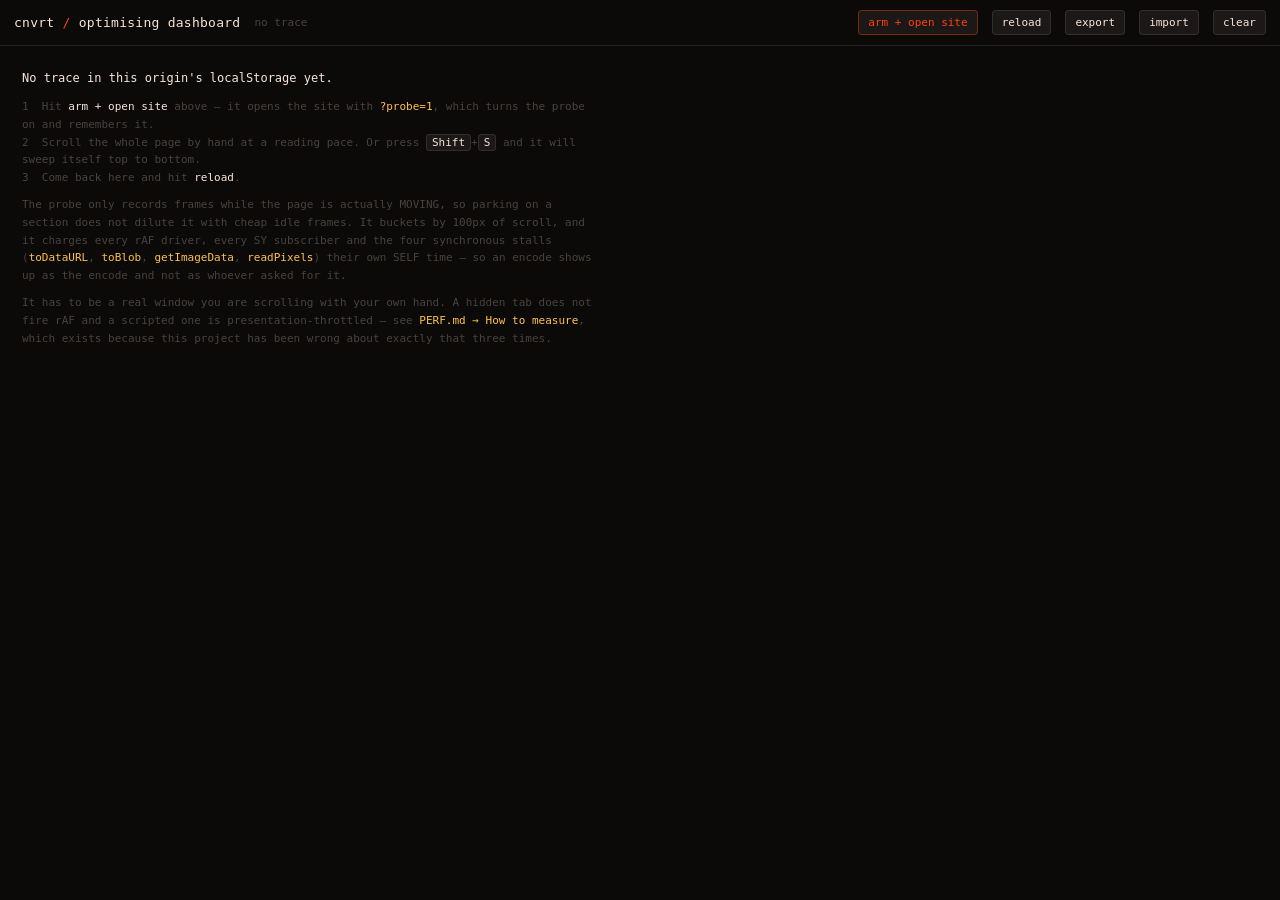
<file: tools/dash.html>
<!DOCTYPE html>
<html lang="en">
<head>
<meta charset="utf-8">
<title>cnvrt — optimising dashboard</title>
<!-- =========================================================================
     OPTIMISING DASHBOARD
     =========================================================================
     Reads the trace that assets/js/perf-probe.js leaves in localStorage and
     draws three things against ONE shared vertical axis, which is the page's
     own scroll position:

       left    the map. Every section, to scale, tinted by what it costs.
       middle  the profile. One row per scroll band, fps running to the right,
               so a drop reads as a canyon. Worst-frame spikes and long tasks
               are drawn on top in their own lanes.
       right   the hitters for whatever row the cursor is on — every driver
               that ran there, in self-milliseconds per frame, worst first.

     Same origin as the site, so localStorage is shared: serve the project
     (node tools/serve.js) and open /tools/dash.html, or open it on Pages next
     to the site it profiled. It cannot read a trace recorded on a different
     origin — the file:// copy and the Pages copy keep separate traces.

     HOW TO GET A TRACE

       1. open the site with ?probe=1
       2. scroll the whole page, by hand, at a normal reading pace
          (or press Shift+S and let it sweep itself)
       3. come back here and hit RELOAD

     Read PERF.md `## How to measure` before you quote a number out of this.
     Every caveat there applies: it is only true in a real, visible, focused
     window, and `unattributed` is not a measurement error — it is style,
     layout, paint, compositing and GPU, which no amount of JS wrapping can
     see, and on this page it is often the whole story.
     ====================================================================== -->
<style>
:root{
  --bg:#0B0A09; --plate:#131110; --line:rgba(250,229,216,.10);
  --ink:#FAE5D8; --dim:rgba(250,229,216,.46); --dimmer:rgba(250,229,216,.26);
  --good:#8CE0A8; --warn:#FFC24A; --bad:#FF4208; --none:#221F1D;
  --mono:ui-monospace,SFMono-Regular,Menlo,Consolas,monospace;
}
*,*::before,*::after{box-sizing:border-box;margin:0;padding:0}
html,body{height:100%}
body{background:var(--bg);color:var(--dim);font:12px/1.45 var(--mono);
  font-variant-numeric:tabular-nums;-webkit-font-smoothing:antialiased;
  display:flex;flex-direction:column;overflow:hidden}

header{display:flex;align-items:center;gap:14px;padding:10px 14px;
  border-bottom:1px solid var(--line);flex:0 0 auto}
h1{font:400 13px/1 var(--mono);color:var(--ink);letter-spacing:.02em}
h1 span{color:var(--bad)}
#meta{color:var(--dimmer);font-size:11px;flex:1;white-space:nowrap;overflow:hidden;
  text-overflow:ellipsis}
button{font:11px/1 var(--mono);color:var(--ink);background:#1B1817;
  border:1px solid var(--line);border-radius:4px;padding:6px 9px;cursor:pointer}
button:hover{border-color:rgba(250,229,216,.3);background:#241F1D}
button.hot{color:var(--bad);border-color:rgba(255,66,8,.4)}

main{flex:1;display:flex;min-height:0}
.col{display:flex;flex-direction:column;min-height:0}
.hd{padding:7px 10px;border-bottom:1px solid var(--line);color:var(--dimmer);
  font-size:10px;letter-spacing:.09em;text-transform:uppercase;flex:0 0 auto}
#mapCol{width:172px;border-right:1px solid var(--line);flex:0 0 auto}
#gCol{flex:1;min-width:320px;border-right:1px solid var(--line)}
#sideCol{width:392px;flex:0 0 auto;overflow:auto}
#stage{flex:1;position:relative;min-height:0}
canvas{position:absolute;inset:0;width:100%;height:100%;display:block}
#gStage,#stage{cursor:crosshair}

#side{padding:11px 12px}
#head2{color:var(--ink);font-size:12px;margin-bottom:2px}
#nums{margin:6px 0 12px;display:grid;grid-template-columns:repeat(4,1fr);gap:6px}
#nums div{background:var(--plate);border:1px solid var(--line);border-radius:4px;
  padding:6px 7px}
#nums b{display:block;font-weight:400;font-size:15px;color:var(--ink);line-height:1.1}
#nums i{font-style:normal;font-size:9.5px;color:var(--dimmer);letter-spacing:.06em;
  text-transform:uppercase}

table{width:100%;border-collapse:collapse}
td{padding:3px 0;vertical-align:top}
td.ms{text-align:right;color:var(--ink);width:64px;white-space:nowrap}
td.pc{text-align:right;width:44px;color:var(--dimmer)}
.nm{color:var(--dim);padding-right:10px}
.nm b{display:block;font-weight:400;color:var(--ink);line-height:1.35}
.nm em{display:block;font-style:normal;color:var(--dimmer);font-size:10.5px;
  word-break:break-all;margin-top:1px}
.bar{height:3px;background:var(--bad);border-radius:2px;margin:3px 0 5px;min-width:1px}
tr.un .bar{background:rgba(250,229,216,.22)}
tr.un .nm b{color:var(--dim)}
.verdict{color:var(--dim);line-height:1.55;margin:0 0 12px;padding:8px 9px;
  background:var(--plate);border-left:2px solid var(--bad);border-radius:0 4px 4px 0}

h3{font:400 10px/1 var(--mono);letter-spacing:.09em;text-transform:uppercase;
  color:var(--dimmer);margin:16px 0 7px;padding-top:12px;border-top:1px solid var(--line)}
.drop{display:flex;gap:8px;align-items:baseline;padding:3px 5px;margin:0 -5px;
  border-radius:3px;cursor:pointer}
.drop:hover{background:var(--plate)}
.drop b{font-weight:400;color:var(--bad);width:42px;text-align:right}
.drop span{color:var(--dimmer);flex:1;overflow:hidden;text-overflow:ellipsis;
  white-space:nowrap}
.drop i{font-style:normal;color:var(--dim);font-size:11px}

#empty{padding:22px;color:var(--dim);max-width:620px;line-height:1.7}
#empty b{color:var(--ink);font-weight:400}
#empty code{color:var(--warn)}
kbd{background:#1B1817;border:1px solid var(--line);border-radius:3px;padding:1px 5px;
  color:var(--ink)}
.note{color:var(--dimmer);font-size:11px;margin-top:10px;line-height:1.6}
</style>
</head>
<body>

<header>
  <h1>cnvrt <span>/</span> optimising dashboard</h1>
  <div id="meta">no trace</div>
  <button id="bArm" class="hot">arm + open site</button>
  <button id="bReload">reload</button>
  <button id="bExport">export</button>
  <button id="bImport">import</button>
  <button id="bClear">clear</button>
  <input id="file" type="file" accept="application/json" hidden>
</header>

<main id="main" style="display:none">
  <div class="col" id="mapCol">
    <div class="hd">site map</div>
    <div id="stage" style="position:relative"><canvas id="map"></canvas></div>
  </div>
  <div class="col" id="gCol">
    <div class="hd" id="gHd">fps profile</div>
    <div id="gStage" style="position:relative;flex:1;min-height:0"><canvas id="g"></canvas></div>
  </div>
  <div class="col" id="sideCol">
    <div class="hd">heaviest hitters</div>
    <div id="side"></div>
  </div>
</main>

<div id="empty">
  <p><b>No trace in this origin's localStorage yet.</b></p>
  <p class="note">
    1 &nbsp;Hit <b>arm + open site</b> above — it opens the site with
    <code>?probe=1</code>, which turns the probe on and remembers it.<br>
    2 &nbsp;Scroll the whole page by hand at a reading pace. Or press
    <kbd>Shift</kbd>+<kbd>S</kbd> and it will sweep itself top to bottom.<br>
    3 &nbsp;Come back here and hit <b>reload</b>.
  </p>
  <p class="note">
    The probe only records frames while the page is actually MOVING, so parking
    on a section does not dilute it with cheap idle frames. It buckets by 100px
    of scroll, and it charges every rAF driver, every SY subscriber and the four
    synchronous stalls (<code>toDataURL</code>, <code>toBlob</code>,
    <code>getImageData</code>, <code>readPixels</code>) their own SELF time — so
    an encode shows up as the encode and not as whoever asked for it.
  </p>
  <p class="note">
    It has to be a real window you are scrolling with your own hand. A hidden
    tab does not fire rAF and a scripted one is presentation-throttled — see
    <code>PERF.md → How to measure</code>, which exists because this project has
    been wrong about exactly that three times.
  </p>
</div>

<script>
/* ======================================================================
   1. THE TRACE
   ====================================================================== */
var TRACE = 'cnvrt.perf.trace';
var T = null, B = 100, rows = [], target = 60, docH = 0, secs = [];
var view = { y0: 0, y1: 1 };          // the visible scroll range, in px
var hoverY = null;                    // the cursor drives the selection, nothing else

function load() {
  var raw = null;
  try { raw = localStorage.getItem(TRACE); } catch (e) {}
  if (!raw) return false;
  try { T = JSON.parse(raw); } catch (e) { return false; }
  if (!T || !T.bands) return false;

  B = T.band || 100;
  docH = T.docH || 0;
  secs = T.secs || [];

  /* one row per band index that has data, plus the derived numbers */
  rows = [];
  var maxI = 0;
  for (var k in T.bands) { var i = +k; if (i > maxI) maxI = i; }
  for (var i = 0; i <= maxI; i++) {
    var b = T.bands[i];
    if (!b || !b.n) { rows.push(null); continue; }
    var ms = b.t / b.n;
    var sum = 0; for (var s in b.src) sum += b.src[s];
    rows.push({
      i: i, y0: i * B, n: b.n, ms: ms, fps: b.n / (b.t / 1000),
      worst: b.worst, lt: b.lt || 0, ltms: b.ltms || 0,
      src: b.src, cnt: b.cnt || {}, un: Math.max(0, ms - sum / b.n)
    });
  }
  if (!docH) docH = (maxI + 1) * B;

  /* The panel rate, inferred the same way the on-page meter does it: the best
     the machine actually managed anywhere on the page, not an assumed 60. p90
     of the bands rather than the single best, so one lucky band cannot set it. */
  var f = rows.filter(Boolean).map(function (r) { return r.fps; }).sort(function (a, b) { return a - b; });
  var p90 = f.length ? f[Math.min(f.length - 1, (f.length * 0.9) | 0)] : 60;
  var RATES = [240, 165, 144, 120, 90, 75, 72, 60, 50, 30];
  target = p90;
  for (var r0 = 0; r0 < RATES.length; r0++) {
    if (Math.abs(p90 - RATES[r0]) / RATES[r0] < 0.08) { target = RATES[r0]; break; }
  }

  view = { y0: 0, y1: docH };
  return true;
}

function fmt(n, d) { return n.toFixed(d == null ? 0 : d).replace(/\B(?=(\d{3})+(?!\d))/g, ','); }
function secAt(y) {
  var mid = y + (T.vh || 1080) * 0.5, name = '-';
  for (var i = 0; i < secs.length; i++) {
    if (mid >= secs[i][1] && mid < secs[i][1] + secs[i][2]) return secs[i][0];
    if (mid >= secs[i][1]) name = secs[i][0];
  }
  return name;
}
/* Three bands, against the panel rate rather than against 60 — the same call
   the on-page meter makes, and for the same reason: on a 144Hz screen a steady
   60 is a halving and must not read green. */
var TONES = [[140, 224, 168], [255, 194, 74], [255, 66, 8]];
function toneN(fps) { return fps >= target * 0.9 ? 0 : fps >= target * 0.6 ? 1 : 2; }
function tone(fps) { var c = TONES[toneN(fps)]; return 'rgb(' + c[0] + ',' + c[1] + ',' + c[2] + ')'; }
function toneA(fps, a) { var c = TONES[toneN(fps)]; return 'rgba(' + c[0] + ',' + c[1] + ',' + c[2] + ',' + a + ')'; }

/* ======================================================================
   2. DRAWING
   ----------------------------------------------------------------------
   Both canvases share one y mapping: view.y0..view.y1 of the document onto
   0..h of the canvas. That is what makes the map and the profile the same
   picture — a row in one is the same scroll position as the row beside it.
   ====================================================================== */
var mapC = document.getElementById('map'), gC = document.getElementById('g');
var mapV, gV;                                          // the visible contexts
var mapB = document.createElement('canvas');           // back buffers: the map and
var gB = document.createElement('canvas');             // the profile are drawn ONCE
var mx, gx, MW = 0, MH = 0, GW = 0, GH = 0, dpr = 1;   // per view change, into these

/* Why a back buffer. The profile is a thousand one-pixel rows, each of which
   scans the bands under it — perfectly cheap once, and far too expensive to
   redo on every mousemove, which is exactly what a cursor that tracks the hand
   demands. So: render() when the view or the size changes, draw() (a blit plus
   the marker) when the cursor moves. A profiler that stutters while you read it
   is not one. */
function fit(vis, back) {
  var r = vis.getBoundingClientRect();
  dpr = Math.min(devicePixelRatio || 1, 2);
  var w = Math.max(1, Math.round(r.width * dpr)), h = Math.max(1, Math.round(r.height * dpr));
  vis.width = back.width = w; vis.height = back.height = h;
  var bx = back.getContext('2d');
  bx.setTransform(dpr, 0, 0, dpr, 0, 0);
  return [vis.getContext('2d'), bx, r.width, r.height];
}
function resize() {
  var a = fit(mapC, mapB); mapV = a[0]; mx = a[1]; MW = a[2]; MH = a[3];
  var b = fit(gC, gB);     gV   = b[0]; gx = b[1]; GW = b[2]; GH = b[3];
  render(); draw();
}
function render() { if (!T) { return; } drawMap(); drawGraph(); }
function draw() {
  if (!T || !mapV) return;
  mapV.setTransform(1, 0, 0, 1, 0, 0);
  mapV.clearRect(0, 0, mapC.width, mapC.height);
  mapV.drawImage(mapB, 0, 0);
  mapV.setTransform(dpr, 0, 0, dpr, 0, 0);
  marker(mapV, MW, MH, 0);

  gV.setTransform(1, 0, 0, 1, 0, 0);
  gV.clearRect(0, 0, gC.width, gC.height);
  gV.drawImage(gB, 0, 0);
  gV.setTransform(dpr, 0, 0, dpr, 0, 0);
  marker(gV, GW, GH, 1);
}
function yToPxH(y, h) { return (y - view.y0) / (view.y1 - view.y0) * h; }
function yToPx(y) { return yToPxH(y, GH); }
function pxToY(p) { return view.y0 + p / GH * (view.y1 - view.y0); }

/* rows visible in one pixel row, reduced to the WORST of them. A profiler that
   averages at low zoom hides the spike that made you open it. */
function rowsAt(py, h) {
  var a = pxToY(py), b = pxToY(py + 1);
  var i0 = Math.floor(a / B), i1 = Math.ceil(b / B);
  var out = null;
  for (var i = i0; i <= i1; i++) {
    var r = rows[i];
    if (!r) continue;
    if (!out || r.fps < out.fps) out = r;
  }
  return out;
}

function drawMap() {
  mx.clearRect(0, 0, MW, MH);
  var pad = 34;                      // room for the labels on the left
  /* the whole document as one column, sections stacked */
  for (var i = 0; i < secs.length; i++) {
    var s = secs[i], y = s[1], hgt = s[2];
    var top = (y - view.y0) / (view.y1 - view.y0) * MH;
    var bot = (y + hgt - view.y0) / (view.y1 - view.y0) * MH;
    if (bot < 0 || top > MH) continue;

    /* tint by the section's own worst-quartile fps, so a section that is fine
       for 90% of its length and terrible for the rest does not read as fine */
    var f = [];
    for (var j = Math.floor(y / B); j < (y + hgt) / B; j++) if (rows[j]) f.push(rows[j].fps);
    f.sort(function (a, b) { return a - b; });
    var q = f.length ? f[(f.length * 0.25) | 0] : null;

    mx.fillStyle = q == null ? 'rgba(250,229,216,.04)' : toneA(q, 0.14);
    mx.fillRect(pad, Math.max(0, top), MW - pad, Math.min(MH, bot) - Math.max(0, top));
    mx.strokeStyle = 'rgba(250,229,216,.14)';
    mx.beginPath(); mx.moveTo(pad, Math.max(0, top) + .5); mx.lineTo(MW, Math.max(0, top) + .5); mx.stroke();

    /* Label inside the section's own band or not at all. faq and contact are
       ~35px each at full zoom and three stacked lines each would write over
       their neighbours — a map that lies about where a section starts is worse
       than a map with a missing label. */
    var t0 = Math.max(0, top), b0 = Math.min(MH, bot), room = b0 - t0;
    if (room < 11) continue;
    var lines = room >= 40 ? 3 : room >= 24 ? 2 : 1;
    var y0 = t0 + (room - (lines - 1) * 12) / 2 + 4;
    mx.fillStyle = '#FAE5D8';
    mx.font = '11px ui-monospace,Menlo,Consolas,monospace';
    mx.fillText(s[0], pad + 7, y0);
    mx.font = '10px ui-monospace,Menlo,Consolas,monospace';
    if (lines >= 2) {
      mx.fillStyle = 'rgba(250,229,216,.34)';
      mx.fillText(Math.round(hgt / (T.vh || 1080) * 100) + 'vh', pad + 7, y0 + 12);
    }
    if (lines >= 3 && q != null) {
      mx.fillStyle = tone(q);
      mx.fillText(Math.round(q) + ' fps', pad + 7, y0 + 24);
    }
  }
  /* the ruler down the left edge, in viewport heights */
  mx.fillStyle = 'rgba(250,229,216,.30)';
  mx.font = '9px ui-monospace,Menlo,Consolas,monospace';
  var vh = T.vh || 1080, step = Math.max(1, Math.round((view.y1 - view.y0) / vh / 10));
  for (var v = 0; v * vh < view.y1; v += step) {
    var py = (v * vh - view.y0) / (view.y1 - view.y0) * MH;
    if (py < 8 || py > MH - 2) continue;
    mx.fillText((v * 100) + 'vh', 2, py + 3);
    mx.fillStyle = 'rgba(250,229,216,.08)';
    mx.fillRect(pad - 4, py, 4, 1);
    mx.fillStyle = 'rgba(250,229,216,.30)';
  }
}

function drawGraph() {
  gx.clearRect(0, 0, GW, GH);
  var LT = 34;                        // right-hand gutter: worst-frame + longtask lanes
  var W = GW - LT;

  /* vertical gridlines at quarters of the panel rate */
  gx.font = '9px ui-monospace,Menlo,Consolas,monospace';
  for (var q = 1; q <= 4; q++) {
    var x = W * q / 4;
    gx.fillStyle = q === 4 ? 'rgba(250,229,216,.13)' : 'rgba(250,229,216,.055)';
    gx.fillRect(x - 1, 0, 1, GH);
    gx.fillStyle = 'rgba(250,229,216,.28)';
    gx.fillText(Math.round(target * q / 4) + '', x - 16, 10);
  }

  for (var py = 0; py < GH; py++) {
    var r = rowsAt(py, GH);
    if (!r) {
      gx.fillStyle = '#1A1817';
      gx.fillRect(0, py, 3, 1);
      continue;
    }
    var w = Math.max(1, Math.min(1, r.fps / target) * W);
    gx.fillStyle = tone(r.fps);
    gx.fillRect(0, py, w, 1);

    /* worst-frame lane: log-ish, one panel interval is nothing, 500ms is full */
    var idealMs = 1000 / target;
    var k = Math.min(1, Math.log(Math.max(1, r.worst / idealMs)) / Math.log(40));
    if (k > 0.02) {
      gx.fillStyle = 'rgba(255,66,8,' + (0.25 + 0.75 * k).toFixed(2) + ')';
      gx.fillRect(GW - LT + 4, py, Math.max(1, k * 18), 1);
    }
    if (r.lt) {
      gx.fillStyle = '#FF4208';
      gx.fillRect(GW - 9, py, Math.min(8, 2 + r.lt), 1);
    }
  }

  gx.fillStyle = 'rgba(250,229,216,.10)';
  gx.fillRect(GW - LT, 0, 1, GH);
  gx.fillStyle = 'rgba(250,229,216,.28)';
  gx.fillText('worst', GW - LT + 4, 10);
}

/* THE CURSOR BAR. It covers the band it selected, not a hairline at the mouse
   y — at full zoom a band is three pixels and a hairline leaves you guessing
   which of them the panel on the right is describing. Drawn on the visible
   canvas over the blitted profile, so it costs nothing to move. */
function marker(cx, w, h, full) {
  if (hoverY == null) return;
  var r = bandAt(hoverY);
  var y0 = r ? r.y0 : Math.floor(hoverY / B) * B;
  var top = yToPxH(y0, h), bot = yToPxH(y0 + B, h);
  if (bot < -20 || top > h + 20) return;
  var bh = Math.max(3, bot - top);

  cx.fillStyle = 'rgba(250,229,216,.14)';
  cx.fillRect(0, top, w, bh);
  cx.fillStyle = r ? tone(r.fps) : 'rgba(250,229,216,.6)';
  cx.fillRect(0, top - 1, w, 1.5);
  cx.fillRect(0, top + bh, w, 1.5);

  if (full && r) {
    var txt = Math.round(r.fps) + ' fps  ·  ' + r.ms.toFixed(1) + 'ms';
    cx.font = '10px ui-monospace,Menlo,Consolas,monospace';
    var tw = cx.measureText(txt).width + 12;
    var bx = Math.min(w - tw - 4, Math.max(4, Math.min(1, r.fps / target) * (w - 34) + 8));
    var by = top + bh + 4;
    if (by > h - 18) by = top - 18;
    cx.fillStyle = 'rgba(6,5,4,.92)';
    cx.fillRect(bx, by, tw, 15);
    cx.fillStyle = tone(r.fps);
    cx.fillRect(bx, by, 2, 15);
    cx.fillStyle = '#FAE5D8';
    cx.fillText(txt, bx + 7, by + 11);
  }
}

/* ======================================================================
   3. THE HITTERS PANEL
   ====================================================================== */
function bandAt(y) {
  var i = Math.floor(y / B);
  for (var d = 0; d < 6; d++) {          // nearest band with data
    if (rows[i + d]) return rows[i + d];
    if (rows[i - d]) return rows[i - d];
  }
  return null;
}

function esc(s) {
  return String(s).replace(/&/g, '&amp;').replace(/</g, '&lt;').replace(/>/g, '&gt;');
}

/* One sentence at the top saying what KIND of problem this band is, because
   the difference between "a function is slow" and "the browser is painting too
   much" is the difference between two completely different fixes. */
function verdict(r, list) {
  var t = list[0];
  if (!t || t[1] < r.ms * 0.25) return 'No single culprit — the cost is spread across everything running here.';
  if (t[0] === '__un') return 'Not JavaScript. This is the browser painting: a filter, a blur, a backdrop, or a big canvas on screen here. No amount of faster code fixes it — something has to stop being drawn.';
  if (t[0].charAt(0) === 'x') return 'A blocking readback or encode. It is synchronous, so it cannot overlap with anything — the frame simply waits for it.';
  return 'JavaScript. One driver is eating the frame; the line number is under its name.';
}

function side() {
  var sel = hoverY;
  var el = document.getElementById('side');
  if (sel == null) { el.innerHTML = '<p style="color:var(--dimmer)">Move over the profile.</p>' + drops(); return; }
  var r = bandAt(sel);
  if (!r) { el.innerHTML = '<p style="color:var(--dimmer)">No frames recorded here — you did not scroll through it.</p>' + drops(); return; }

  var list = [];
  for (var k in r.src) list.push([k, r.src[k] / r.n, (r.cnt[k] || 0) / r.n]);
  list.push(['__un', r.un, 0]);
  list.sort(function (a, b) { return b[1] - a[1]; });
  var top = list[0] ? list[0][1] : 1;

  var h = '<div id="head2">y ' + fmt(r.y0) + '–' + fmt(r.y0 + B) + ' &nbsp;·&nbsp; ' +
    Math.round(r.y0 / (T.vh || 1080) * 100) + 'vh &nbsp;·&nbsp; <b style="color:var(--ink)">' + secAt(r.y0) + '</b></div>' +
    '<div id="nums">' +
    '<div><b style="color:' + tone(r.fps) + '">' + Math.round(r.fps) + '</b><i>fps</i></div>' +
    '<div><b>' + r.ms.toFixed(1) + '</b><i>ms / frame</i></div>' +
    '<div><b style="color:' + (r.worst > 100 ? 'var(--bad)' : 'var(--ink)') + '">' + Math.round(r.worst) + '</b><i>worst ms</i></div>' +
    '<div><b style="color:' + (r.lt ? 'var(--bad)' : 'var(--ink)') + '">' + r.lt + '</b><i>long tasks</i></div>' +
    '</div><p class="verdict">' + verdict(r, list) + '</p><table>';

  for (var i = 0; i < list.length; i++) {
    var it = list[i], ms = it[1];
    if (ms < 0.02) continue;
    var un = it[0] === '__un';
    /* The plain-English line the probe resolved from the file's own section
       banners is the HEADLINE. The function name and line number are still
       there, one size down, because that is what you go and edit. */
    var lab = un ? "Everything JavaScript can't see — style, layout, paint, compositing, GPU"
                 : ((T.labels && T.labels[it[0]]) || '');
    var raw = un ? 'frame time, minus everything measured above it'
                 : (T.names[it[0]] || it[0]).replace(/\s{2,}/g, ' — ');
    h += '<tr class="' + (un ? 'un' : '') + '"><td class="nm"><b>' + esc(lab || raw) + '</b>' +
         (lab ? '<em>' + esc(raw) + '</em>' : '') +
         '<div class="bar" style="width:' + Math.max(1, ms / top * 100).toFixed(1) + '%"></div></td>' +
         '<td class="ms">' + ms.toFixed(2) + ' ms</td>' +
         '<td class="pc">' + Math.round(ms / r.ms * 100) + '%</td></tr>';
  }
  h += '</table>';
  el.innerHTML = h + drops();
  wireDrops();
}

/* the twelve worst bands on the page, which is the actual to-do list */
var dropCache = null;
function drops() {
  if (!dropCache) {
    var all = rows.filter(Boolean).slice().sort(function (a, b) { return a.fps - b.fps; });
    var picked = [], used = {};
    for (var i = 0; i < all.length && picked.length < 12; i++) {
      var g = Math.floor(all[i].y0 / (T.vh || 1080) / 2);   // one entry per 2vh, not 12 rows of one canyon
      if (used[g]) continue;
      used[g] = 1; picked.push(all[i]);
    }
    dropCache = picked;
  }
  var h = '<h3>worst 12 on the page</h3>';
  for (var j = 0; j < dropCache.length; j++) {
    var r = dropCache[j];
    h += '<div class="drop" data-y="' + r.y0 + '"><b>' + Math.round(r.fps) + '</b>' +
         '<i>' + secAt(r.y0) + '</i><span>' + Math.round(r.y0 / (T.vh || 1080) * 100) + 'vh · ' +
         r.ms.toFixed(0) + 'ms/f · worst ' + Math.round(r.worst) + '</span></div>';
  }
  return h;
}
function wireDrops() {
  var d = document.querySelectorAll('.drop');
  for (var i = 0; i < d.length; i++) d[i].addEventListener('click', function () {
    /* centre the view on that band and select it, at a zoom where a band is
       actually visible — jumping to a row you then cannot find is not a jump */
    var y = +this.getAttribute('data-y') + B / 2;
    var span = Math.min(docH, Math.max((T.vh || 1080) * 0.25, Math.min(view.y1 - view.y0, (T.vh || 1080) * 4)));
    view.y0 = y - span / 2; view.y1 = view.y0 + span;
    clampView(span);
    hoverY = y;
    render(); draw(); side();
  });
}

/* ======================================================================
   4. INPUT — hover, pin, wheel zoom, drag pan
   ====================================================================== */
/* The cursor IS the selection — no click, no pin. Coalesced onto a frame so a
   fast drag across 2,000px of profile costs one redraw per frame instead of
   one per mouse event. Leaving the canvas keeps the last row on screen rather
   than blanking the panel: you leave in order to go and read it. */
var moveRaf = 0, pendingY = null;
function onMove(e) {
  var r = gC.getBoundingClientRect();
  pendingY = pxToY(e.clientY - r.top);
  if (moveRaf) return;
  moveRaf = requestAnimationFrame(function () {
    moveRaf = 0;
    hoverY = pendingY;
    draw(); side();
  });
}
document.getElementById('gStage').addEventListener('mousemove', onMove);
document.getElementById('stage').addEventListener('mousemove', onMove);
/* Wheel PANS. Ctrl (or cmd, or a trackpad pinch, which arrives as ctrl+wheel)
   ZOOMS. The other way round is what a canvas that happens to be zoomable
   defaults to, and it is wrong: scrolling is what a hand does to a long page
   without thinking about it, and having that rescale the axis under the cursor
   makes the thing impossible to read. */
function clampView(span) {
  if (span >= docH) { view.y0 = 0; view.y1 = docH; return; }
  if (view.y0 < 0) { view.y0 = 0; view.y1 = span; }
  if (view.y1 > docH) { view.y1 = docH; view.y0 = docH - span; }
}
function onWheel(e) {
  e.preventDefault();
  var d = e.deltaY;
  if (e.deltaMode === 1) d *= 16;            // lines
  else if (e.deltaMode === 2) d *= GH;       // pages
  var span = view.y1 - view.y0;

  if (e.ctrlKey || e.metaKey) {
    var r = gC.getBoundingClientRect();
    var at = view.y0 + (e.clientY - r.top) / r.height * span;   // hold this point still
    var k = (at - view.y0) / span;
    span = Math.min(docH, Math.max((T.vh || 1080) * 0.25, span * (d > 0 ? 1.25 : 0.8)));
    view.y0 = at - span * k; view.y1 = view.y0 + span;
  } else {
    /* one wheel pixel = one pixel of the drawing, so it tracks the cursor at
       any zoom instead of flying at full-page scale */
    var by = d * (span / (GH || 1));
    view.y0 += by; view.y1 += by;
  }
  clampView(span);
  render(); draw(); side();
}
document.getElementById('gStage').addEventListener('wheel', onWheel, { passive: false });
document.getElementById('stage').addEventListener('wheel', onWheel, { passive: false });

/* double-click anywhere on either canvas: back to the whole page */
function fitAll() { view = { y0: 0, y1: docH }; render(); draw(); side(); }
document.getElementById('gStage').addEventListener('dblclick', fitAll);
document.getElementById('stage').addEventListener('dblclick', fitAll);

/* click a section on the map to fit it */
document.getElementById('map').addEventListener('click', function (e) {
  var r = mapC.getBoundingClientRect();
  var y = view.y0 + (e.clientY - r.top) / r.height * (view.y1 - view.y0);
  for (var i = 0; i < secs.length; i++) {
    if (y >= secs[i][1] && y < secs[i][1] + secs[i][2]) {
      view = { y0: secs[i][1], y1: secs[i][1] + secs[i][2] };
      render(); draw(); side(); return;
    }
  }
  view = { y0: 0, y1: docH }; render(); draw(); side();
});

/* ======================================================================
   5. BUTTONS
   ====================================================================== */
var site = null;
document.getElementById('bArm').addEventListener('click', function () {
  site = window.open('../index.html?probe=1', 'cnvrtsite');
  if (site) site.focus();
});
document.getElementById('bReload').addEventListener('click', boot);
document.getElementById('bClear').addEventListener('click', function () {
  try { localStorage.removeItem(TRACE); } catch (e) {}
  boot();
});
document.getElementById('bExport').addEventListener('click', function () {
  var raw = localStorage.getItem(TRACE) || '{}';
  var a = document.createElement('a');
  a.href = URL.createObjectURL(new Blob([raw], { type: 'application/json' }));
  a.download = 'cnvrt-perf-trace.json';
  a.click();
});

/* Import an exported trace, or one fetched from `?trace=<url>`. A trace lives
   in the localStorage of the origin that recorded it, so this is how a trace
   from the Pages copy gets read next to a trace from localhost — and how the
   headless check in tools/ev-dash.js gets one at all, since shot.js hard-kills
   Chrome and localStorage never reaches disk. */
document.getElementById('bImport').addEventListener('click', function () {
  document.getElementById('file').click();
});
document.getElementById('file').addEventListener('change', function () {
  var f = this.files && this.files[0];
  if (!f) return;
  var fr = new FileReader();
  fr.onload = function () {
    try { localStorage.setItem(TRACE, String(fr.result)); } catch (e) {}
    boot();
  };
  fr.readAsText(f);
});

function boot() {
  dropCache = null; hoverY = null;
  var ok = load();
  document.getElementById('main').style.display = ok ? 'flex' : 'none';
  document.getElementById('empty').style.display = ok ? 'none' : 'block';
  if (!ok) { document.getElementById('meta').textContent = 'no trace'; return; }

  var n = rows.filter(Boolean).length;
  document.getElementById('meta').textContent =
    T.at.replace('T', ' ').slice(0, 19) + '  ·  ' + fmt(docH) + 'px doc  ·  ' +
    n + ' of ' + rows.length + ' bands recorded  ·  ' + T.vw + 'x' + T.vh +
    '  ·  panel read as ' + Math.round(target) + 'Hz';
  document.getElementById('gHd').innerHTML =
    'fps profile — 0 to ' + Math.round(target) + ' fps left to right, worst-frame and long-task lanes on the right' +
    '<span style="float:right;opacity:.65">wheel scrolls &nbsp;·&nbsp; ctrl+wheel zooms &nbsp;·&nbsp; ' +
    'double-click resets</span>';
  resize();
  side();
}
addEventListener('resize', function () { if (T) resize(); });

var fromUrl = (location.search.match(/[?&]trace=([^&]+)/) || [])[1];
if (fromUrl) {
  fetch(decodeURIComponent(fromUrl)).then(function (r) { return r.text(); }).then(function (t) {
    try { localStorage.setItem(TRACE, t); } catch (e) {}
    boot();
  }).catch(boot);
} else boot();
</script>
</body>
</html>
</file>
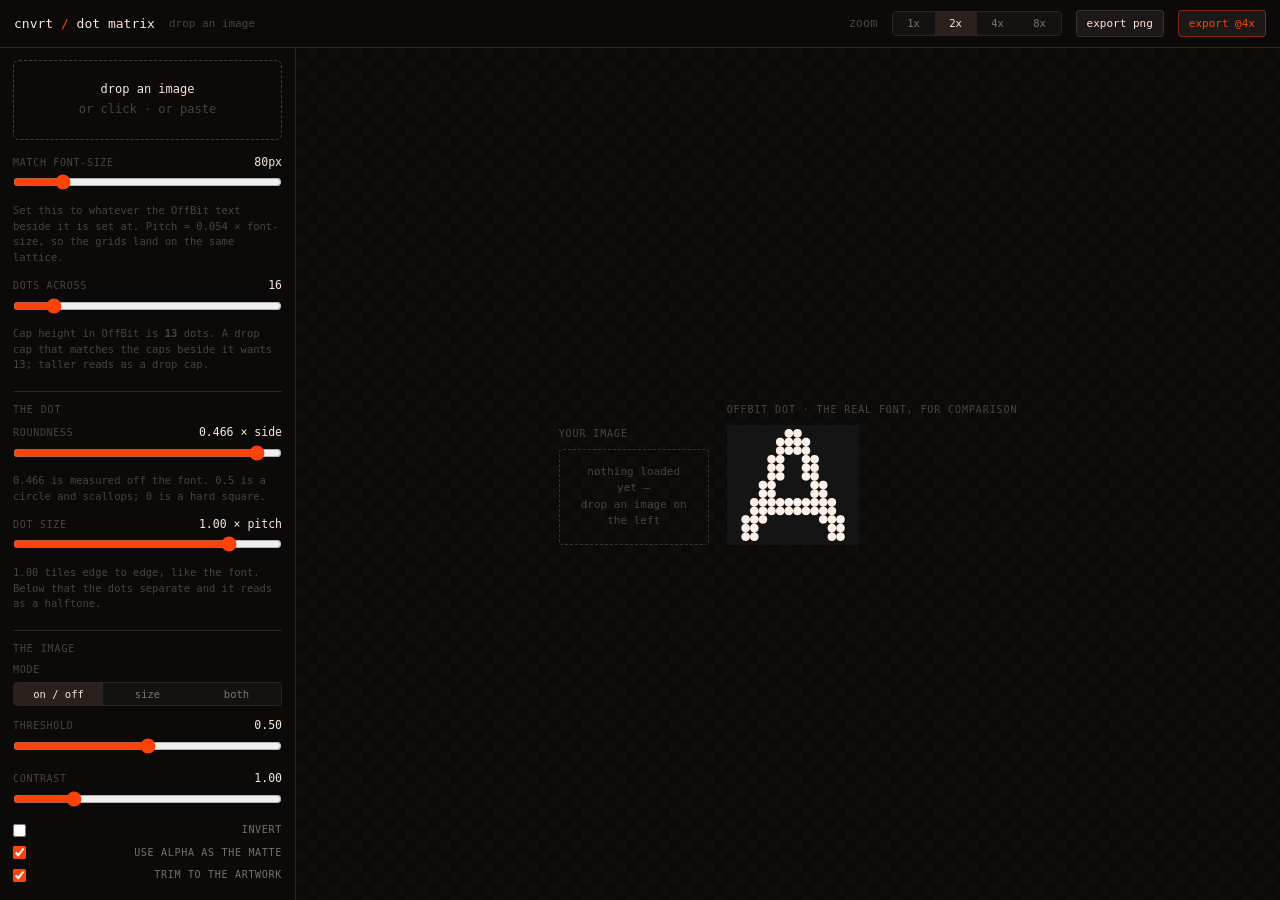
<file: tools/dotmatrix.html>
<!DOCTYPE html>
<html lang="en">
<head>
<meta charset="utf-8">
<title>cnvrt — dot matrix</title>
<link rel="stylesheet" href="../assets/fonts/fonts.css">
<!-- =========================================================================
     DOT MATRIX — turn an image into an OffBit Dot grid
     =========================================================================
     For dropping a decorative letter PNG in and getting back something that
     sits next to OffBit Dot type as a drop cap without looking like a guest.

     THE GRID, MEASURED OFF THE FONT (not guessed, not eyeballed off a
     screenshot — rendered at 700/1400/2000px and measured in pixels):

       pitch          0.054 x font-size      18.5 dots per em
       dot side       EXACTLY the pitch      they tile edge to edge, which is
                                             why strokes merge into one mass
                                             instead of reading as beads
       corner radius  0.466 x side           a rounded square, NOT a circle
       advance        11 dots                cap height 13 dots
       colours        #FFF1E9 on #141414

     The shape matters more than it sounds. A circle of diameter = pitch touches
     its neighbour at a single point, so a stroke scallops and falls apart. The
     real dot is a rounded square with about 7% of each side flat, so neighbours
     meet along an edge and leave a small four-pointed notch at each crossing.
     That notch is the whole texture of the typeface. Fitting the real glyph's
     edge profile: rounded square RMS 0.008, circle RMS 0.018.

     Set MATCH FONT-SIZE to whatever the OffBit text beside it is set at and the
     grids line up exactly.
     ====================================================================== -->
<style>
:root{
  --bg:#0B0A09; --plate:#141414; --line:rgba(250,229,216,.12);
  --ink:#FAE5D8; --dim:rgba(250,229,216,.46); --dimmer:rgba(250,229,216,.26);
  --hot:#FF4208;
  --mono:ui-monospace,SFMono-Regular,Menlo,Consolas,monospace;
}
*,*::before,*::after{box-sizing:border-box;margin:0;padding:0}
html,body{height:100%}
body{background:var(--bg);color:var(--dim);font:12px/1.45 var(--mono);
  font-variant-numeric:tabular-nums;-webkit-font-smoothing:antialiased;
  display:flex;flex-direction:column;overflow:hidden}

header{display:flex;align-items:center;gap:14px;padding:10px 14px;
  border-bottom:1px solid var(--line);flex:0 0 auto}
h1{font:400 13px/1 var(--mono);color:var(--ink)}
h1 span{color:var(--hot)}
#grid{color:var(--dimmer);font-size:11px;flex:1}
button{font:11px/1 var(--mono);color:var(--ink);background:#1B1817;
  border:1px solid var(--line);border-radius:4px;padding:7px 10px;cursor:pointer}
button:hover{border-color:rgba(250,229,216,.32);background:#241F1D}
button.hot{color:var(--hot);border-color:rgba(255,66,8,.42)}

main{flex:1;display:flex;min-height:0}
#panel{width:296px;flex:0 0 auto;border-right:1px solid var(--line);overflow:auto;
  padding:12px 13px 40px}
#stage{flex:1;min-width:0;overflow:auto;background:
  linear-gradient(45deg,#0e0d0c 25%,transparent 25%,transparent 75%,#0e0d0c 75%),
  linear-gradient(45deg,#0e0d0c 25%,transparent 25%,transparent 75%,#0e0d0c 75%);
  background-size:22px 22px;background-position:0 0,11px 11px;
  display:flex;align-items:center;justify-content:center;padding:26px}
#wrap{display:flex;align-items:flex-end;gap:18px}
.fig{display:flex;flex-direction:column;align-items:flex-start;gap:7px}
.fig figcaption{color:var(--dimmer);font-size:10px;letter-spacing:.09em;
  text-transform:uppercase;white-space:nowrap}
canvas{display:block;background:#141414}
#hold{position:relative;min-width:150px;min-height:96px;display:flex;align-items:flex-end}
#none{position:absolute;inset:0;display:flex;align-items:center;justify-content:center;
  border:1px dashed rgba(250,229,216,.18);border-radius:4px;color:var(--dimmer);
  font-size:11px;padding:0 18px;text-align:center;line-height:1.5}

#drop{border:1px dashed rgba(250,229,216,.24);border-radius:6px;padding:20px 12px;
  text-align:center;color:var(--dimmer);cursor:pointer;margin-bottom:14px;
  transition:border-color .12s,color .12s}
#drop:hover,#drop.over{border-color:var(--hot);color:var(--ink)}
#drop b{display:block;color:var(--ink);font-weight:400;margin-bottom:3px}

.row{margin:0 0 11px}
label{display:flex;justify-content:space-between;align-items:baseline;
  color:var(--dimmer);font-size:10px;letter-spacing:.07em;text-transform:uppercase;
  margin-bottom:4px}
label i{font-style:normal;color:var(--ink);font-size:11.5px;letter-spacing:0;
  text-transform:none}
input[type=range]{width:100%;accent-color:var(--hot);height:16px}
input[type=text],input[type=number]{width:100%;background:#1B1817;color:var(--ink);
  border:1px solid var(--line);border-radius:4px;padding:5px 7px;font:11px var(--mono)}
.seg{display:flex;gap:0;border:1px solid var(--line);border-radius:4px;overflow:hidden}
.seg button{border:0;border-radius:0;flex:1;padding:6px 4px;background:#141210;
  color:var(--dim);font-size:10.5px}
.seg button.on{background:#2A211E;color:var(--ink)}
.two{display:flex;gap:8px}
.two>*{flex:1}
.sw{display:flex;gap:6px;align-items:center}
.sw input[type=color]{width:30px;height:26px;padding:0;border:1px solid var(--line);
  border-radius:4px;background:#1B1817}
h3{font:400 10px/1 var(--mono);letter-spacing:.09em;text-transform:uppercase;
  color:var(--dimmer);margin:18px 0 9px;padding-top:13px;border-top:1px solid var(--line)}
.note{color:var(--dimmer);font-size:10.5px;line-height:1.5;margin-top:7px}
.chk{display:flex;align-items:center;gap:7px;color:var(--dim);margin:0 0 8px;cursor:pointer}
.chk input{accent-color:var(--hot)}
</style>
</head>
<body>

<header>
  <h1>cnvrt <span>/</span> dot matrix</h1>
  <div id="grid">drop an image</div>
  <span style="color:var(--dimmer)">zoom</span>
  <div class="seg" id="zoom" style="width:170px">
    <button data-z="1">1x</button><button data-z="2" class="on">2x</button>
    <button data-z="4">4x</button><button data-z="8">8x</button>
  </div>
  <button id="bPng">export png</button>
  <button id="bPng4" class="hot">export @4x</button>
</header>

<main>
<div id="panel">
  <div id="drop"><b>drop an image</b>or click · or paste</div>
  <input id="file" type="file" accept="image/*" hidden>

  <div class="row">
    <label>match font-size <i><span id="vFs">80</span>px</i></label>
    <input id="fs" type="range" min="16" max="400" step="1" value="80">
    <div class="note">Set this to whatever the OffBit text beside it is set at.
      Pitch = 0.054 &times; font-size, so the grids land on the same lattice.</div>
  </div>

  <div class="row">
    <label>dots across <i><span id="vCols">16</span></i></label>
    <input id="cols" type="range" min="4" max="96" step="1" value="16">
    <div class="note">Cap height in OffBit is <b>13</b> dots. A drop cap that
      matches the caps beside it wants 13; taller reads as a drop cap.</div>
  </div>

  <h3>the dot</h3>
  <div class="row">
    <label>roundness <i><span id="vRad">0.466</span> &times; side</i></label>
    <input id="rad" type="range" min="0" max="0.5" step="0.002" value="0.466">
    <div class="note">0.466 is measured off the font. 0.5 is a circle and
      scallops; 0 is a hard square.</div>
  </div>
  <div class="row">
    <label>dot size <i><span id="vFill">1.00</span> &times; pitch</i></label>
    <input id="fill" type="range" min="0.3" max="1.15" step="0.01" value="1">
    <div class="note">1.00 tiles edge to edge, like the font. Below that the
      dots separate and it reads as a halftone.</div>
  </div>

  <h3>the image</h3>
  <div class="row">
    <label>mode</label>
    <div class="seg" id="mode">
      <button data-m="on" class="on">on / off</button>
      <button data-m="size">size</button>
      <button data-m="both">both</button>
    </div>
  </div>
  <div class="row">
    <label>threshold <i><span id="vThr">0.50</span></i></label>
    <input id="thr" type="range" min="0" max="1" step="0.01" value="0.5">
  </div>
  <div class="row">
    <label>contrast <i><span id="vGam">1.00</span></i></label>
    <input id="gam" type="range" min="0.2" max="4" step="0.05" value="1">
  </div>
  <label class="chk"><input id="inv" type="checkbox"> invert</label>
  <label class="chk"><input id="alpha" type="checkbox" checked> use alpha as the matte</label>
  <label class="chk"><input id="trim" type="checkbox" checked> trim to the artwork</label>

  <h3>colour</h3>
  <div class="two">
    <div class="sw"><input id="cInk" type="color" value="#FFF1E9"><span>ink</span></div>
    <div class="sw"><input id="cBg" type="color" value="#141414"><span>bg</span></div>
  </div>
  <label class="chk" style="margin-top:8px"><input id="tBg" type="checkbox"> transparent background on export</label>

  <h3>reference</h3>
  <label class="chk"><input id="ref" type="checkbox" checked> show a real OffBit letter beside it</label>
  <div class="row"><input id="refTxt" type="text" value="A" maxlength="6"></div>
  <div class="note">This is the actual font at the same font-size. If your dots
    do not sit on the same rows as its dots, the pitch is wrong.</div>
</div>

<div id="stage">
  <div id="wrap">
    <figure class="fig">
      <figcaption id="capOut">your image</figcaption>
      <div id="hold">
        <canvas id="out" width="10" height="10"></canvas>
        <div id="none">nothing loaded yet &mdash;<br>drop an image on the left</div>
      </div>
    </figure>
    <figure class="fig" id="figRef">
      <figcaption>OffBit Dot &middot; the real font, for comparison</figcaption>
      <canvas id="refc" width="10" height="10"></canvas>
    </figure>
  </div>
</div>
</main>

<script>
/* ======================================================================
   THE GRID CONSTANTS — measured, see the comment at the top of the file
   ====================================================================== */
var PITCH_EM = 0.054;    // grid pitch as a fraction of font-size
var CAP_DOTS = 13;       // OffBit cap height, in dots

var img = null, iw = 0, ih = 0, src = null;   // source, and its pixel data
var out = document.getElementById('out'), ox = out.getContext('2d');
var refc = document.getElementById('refc'), rx = refc.getContext('2d');

var el = function (id) { return document.getElementById(id); };
var Z = 2;              // preview zoom
var FORCE = null;       // export overrides the render scale
var DPR = Math.min(window.devicePixelRatio || 1, 2);

/* The dots are geometry, not pixels. Zooming by stretching a 281px canvas to
   8x is how you get a preview made of staircases while the exported PNG is
   perfectly smooth — the thing on screen has to be DRAWN at the size it is
   shown, at device resolution. The export is unaffected: it sets FORCE and
   gets exactly the grid it asks for. */
function renderScale() { return FORCE != null ? FORCE : Z * DPR; }
var P = {
  fs: 80, cols: 16, rad: 0.466, fill: 1, thr: 0.5, gam: 1,
  mode: 'on', inv: false, alpha: true, trim: true,
  ink: '#FFF1E9', bg: '#141414', tBg: false, ref: true, refTxt: 'A'
};

/* ---- the dot itself ----
   A rounded square, because that is what the font draws. roundRect is in every
   browser that matters now; the manual arcTo path is the fallback and is the
   same shape, so nothing changes if it is taken. */
function dot(c, x, y, s, r) {
  r = Math.min(r * s, s / 2);
  if (c.roundRect) { c.beginPath(); c.roundRect(x, y, s, s, r); c.fill(); return; }
  c.beginPath();
  c.moveTo(x + r, y);
  c.arcTo(x + s, y, x + s, y + s, r);
  c.arcTo(x + s, y + s, x, y + s, r);
  c.arcTo(x, y + s, x, y, r);
  c.arcTo(x, y, x + s, y, r);
  c.closePath(); c.fill();
}

/* ---- sample the source into a cols x rows grid of 0..1 coverage ----
   Averaged over the whole cell rather than point-sampled: a letterform has
   1px hairlines and a stem that lands between two sample points simply
   vanishes. The average is what makes thin serifs survive as a dimmer dot. */
function sample(cols) {
  if (!src) return null;
  var box = P.trim ? trimBox() : { x: 0, y: 0, w: iw, h: ih };
  var rows = Math.max(1, Math.round(cols * (box.h / box.w)));
  var g = new Float32Array(cols * rows);
  var cw = box.w / cols, ch = box.h / rows;
  for (var r = 0; r < rows; r++) {
    for (var c = 0; c < cols; c++) {
      var x0 = Math.floor(box.x + c * cw), x1 = Math.max(x0 + 1, Math.ceil(box.x + (c + 1) * cw));
      var y0 = Math.floor(box.y + r * ch), y1 = Math.max(y0 + 1, Math.ceil(box.y + (r + 1) * ch));
      var s = 0, n = 0;
      for (var y = y0; y < y1 && y < ih; y++) {
        for (var x = x0; x < x1 && x < iw; x++) {
          var i = (y * iw + x) * 4;
          var a = P.alpha ? src[i + 3] / 255 : 1;
          var lum = (0.2126 * src[i] + 0.7152 * src[i + 1] + 0.0722 * src[i + 2]) / 255;
          /* alpha as a matte: transparent counts as background, and the colour
             under a transparent pixel is meaningless, so it must not be averaged in */
          s += P.alpha ? a * lum + (1 - a) * (P.inv ? 1 : 0) : lum;
          n++;
        }
      }
      g[r * cols + c] = n ? s / n : 0;
    }
  }
  return { g: g, cols: cols, rows: rows };
}

/* the artwork's own bounds, so a letter centred in a big transparent canvas
   does not come back as four dots in the middle of an empty grid */
function trimBox() {
  var x0 = iw, y0 = ih, x1 = -1, y1 = -1;
  for (var y = 0; y < ih; y++) for (var x = 0; x < iw; x++) {
    var i = (y * iw + x) * 4;
    var a = src[i + 3] / 255;
    var lum = (0.2126 * src[i] + 0.7152 * src[i + 1] + 0.0722 * src[i + 2]) / 255;
    var v = P.alpha ? a * lum : lum;
    if (P.inv) v = (P.alpha ? a : 1) - v;
    if (v > 0.06) { if (x < x0) x0 = x; if (x > x1) x1 = x; if (y < y0) y0 = y; if (y > y1) y1 = y; }
  }
  if (x1 < 0) return { x: 0, y: 0, w: iw, h: ih };
  return { x: x0, y: y0, w: x1 - x0 + 1, h: y1 - y0 + 1 };
}

function draw() {
  var pitch = P.fs * PITCH_EM;
  var s = sample(P.cols);
  var W = Math.max(1, Math.round(P.cols * pitch));
  var H = Math.max(1, Math.round((s ? s.rows : 1) * pitch));

  var RS = renderScale();
  out.width = Math.max(1, Math.round(W * RS));
  out.height = Math.max(1, Math.round(H * RS));
  ox.setTransform(RS, 0, 0, RS, 0, 0);         // everything below is in grid px
  ox.clearRect(0, 0, W, H);
  if (!P.tBg) { ox.fillStyle = P.bg; ox.fillRect(0, 0, W, H); }
  ox.fillStyle = P.ink;

  if (s) {
    for (var r = 0; r < s.rows; r++) for (var c = 0; c < s.cols; c++) {
      var v = s.g[r * s.cols + c];
      if (P.inv) v = 1 - v;
      v = Math.pow(Math.max(0, Math.min(1, v)), P.gam);

      var k;                                   // 0..1 how big this dot is
      if (P.mode === 'on') k = v >= P.thr ? 1 : 0;
      else if (P.mode === 'size') k = v;
      else k = v >= P.thr ? Math.min(1, (v - P.thr) / Math.max(0.001, 1 - P.thr) * 0.6 + 0.4) : 0;
      if (k <= 0.02) continue;

      var side = pitch * P.fill * k;
      var cx = c * pitch + pitch / 2, cy = r * pitch + pitch / 2;
      dot(ox, cx - side / 2, cy - side / 2, side, P.rad);
    }
  }

  /* the reference: the real font, same font-size, same baseline grid */
  if (P.ref && P.refTxt) {
    var FONT = '700 ' + P.fs + 'px "OffBit Trial", monospace';
    /* Size the canvas from the glyph's REAL metrics, not from the output's
       height. A cap is 13 dots = 0.70em tall, so a 13-dot-wide image whose
       source is landscape gives a shorter canvas and the letter loses its
       apex — which reads as "the tool is broken" rather than "the box is
       short". Resizing a canvas resets its context, so the font is set twice
       on purpose: once to measure, once to draw. */
    rx.font = FONT;
    var m = rx.measureText(P.refTxt);
    var asc = m.actualBoundingBoxAscent || P.fs * 0.7;
    var desc = m.actualBoundingBoxDescent || 0;
    var rw = Math.max(1, Math.ceil(m.width) + 10);
    var rh = Math.max(H, Math.ceil(asc + desc) + 4);
    refc.width = Math.max(1, Math.round(rw * RS));
    refc.height = Math.max(1, Math.round(rh * RS));
    rx.setTransform(RS, 0, 0, RS, 0, 0);
    rx.clearRect(0, 0, rw, rh);
    if (!P.tBg) { rx.fillStyle = P.bg; rx.fillRect(0, 0, rw, rh); }
    rx.font = FONT;
    rx.fillStyle = P.ink;
    rx.textBaseline = 'alphabetic';
    rx.fillText(P.refTxt, 5, rh - 2 - desc);
    refc.style.width = Math.round(rw * Z) + 'px';
    refc.style.height = Math.round(rh * Z) + 'px';
    refc.style.display = '';
  } else {
    refc.style.display = 'none';
  }

  /* Zoom is a CSS size on the same canvas, never a bigger render: the export
     must be the real grid, and a preview that quietly re-renders at 8x would
     hide exactly the aliasing you opened the tool to check. */
  out.style.width = Math.round(W * Z) + 'px';
  out.style.height = Math.round(H * Z) + 'px';

  /* The empty state used to be a 69x4 dark strip next to an unlabelled glyph,
     which reads as a stray screenshot rather than as a reference. Say what
     each thing is, and show nothing rather than a sliver of nothing. */
  out.style.display = s ? '' : 'none';
  el('none').style.display = s ? 'none' : 'flex';
  el('capOut').textContent = s ? 'your image, on the grid' : 'your image';

  el('grid').textContent = s
    ? s.cols + ' x ' + s.rows + ' dots  ·  pitch ' + pitch.toFixed(2) + 'px  ·  ' +
      W + ' x ' + H + 'px  ·  ' + (s.rows / CAP_DOTS).toFixed(2) + 'x cap height'
    : 'drop an image';
}

/* ======================================================================
   INPUT
   ====================================================================== */
function load(fileOrUrl) {
  var i = new Image();
  i.onload = function () {
    iw = i.naturalWidth; ih = i.naturalHeight;
    var t = document.createElement('canvas');
    t.width = iw; t.height = ih;
    var tx = t.getContext('2d', { willReadFrequently: true });
    tx.drawImage(i, 0, 0);
    src = tx.getImageData(0, 0, iw, ih).data;
    img = i;
    draw();
  };
  i.onerror = function () { el('grid').textContent = 'could not read that image'; };
  if (typeof fileOrUrl === 'string') i.src = fileOrUrl;
  else { var fr = new FileReader(); fr.onload = function () { i.src = fr.result; }; fr.readAsDataURL(fileOrUrl); }
}

el('drop').addEventListener('click', function () { el('file').click(); });
el('file').addEventListener('change', function () { if (this.files[0]) load(this.files[0]); });
['dragenter', 'dragover'].forEach(function (e) {
  el('drop').addEventListener(e, function (ev) { ev.preventDefault(); this.classList.add('over'); });
});
['dragleave', 'drop'].forEach(function (e) {
  el('drop').addEventListener(e, function (ev) { ev.preventDefault(); this.classList.remove('over'); });
});
el('drop').addEventListener('drop', function (ev) {
  var f = ev.dataTransfer.files[0]; if (f) load(f);
});
addEventListener('dragover', function (e) { e.preventDefault(); });
addEventListener('drop', function (e) {
  e.preventDefault();
  var f = e.dataTransfer && e.dataTransfer.files[0]; if (f) load(f);
});
addEventListener('paste', function (e) {
  var it = e.clipboardData && e.clipboardData.items;
  for (var i = 0; it && i < it.length; i++) {
    if (it[i].type.indexOf('image') === 0) { load(it[i].getAsFile()); return; }
  }
});

function bind(id, key, fmt, isNum) {
  var e = el(id), v = el('v' + id.charAt(0).toUpperCase() + id.slice(1));
  var go = function () {
    P[key] = e.type === 'checkbox' ? e.checked : (isNum === false ? e.value : +e.value);
    if (v) v.textContent = fmt ? fmt(P[key]) : P[key];
    draw();
  };
  e.addEventListener('input', go);
  go();
}
bind('fs', 'fs');
bind('cols', 'cols');
bind('rad', 'rad', function (x) { return x.toFixed(3); });
bind('fill', 'fill', function (x) { return x.toFixed(2); });
bind('thr', 'thr', function (x) { return x.toFixed(2); });
bind('gam', 'gam', function (x) { return x.toFixed(2); });
bind('inv', 'inv');
bind('alpha', 'alpha');
bind('trim', 'trim');
bind('tBg', 'tBg');
bind('ref', 'ref');
bind('cInk', 'ink', null, false);
bind('cBg', 'bg', null, false);
el('refTxt').addEventListener('input', function () { P.refTxt = this.value; draw(); });

var zoomSeg = el('zoom');
zoomSeg.addEventListener('click', function (e) {
  if (e.target.tagName !== 'BUTTON') return;
  [].forEach.call(zoomSeg.children, function (b) { b.classList.toggle('on', b === e.target); });
  Z = +e.target.getAttribute('data-z');
  draw();
});

var seg = el('mode');
seg.addEventListener('click', function (e) {
  if (e.target.tagName !== 'BUTTON') return;
  [].forEach.call(seg.children, function (b) { b.classList.toggle('on', b === e.target); });
  P.mode = e.target.getAttribute('data-m');
  draw();
});

/* ---- export ----
   Re-rendered at the requested scale rather than upscaled, so a 4x export is
   four times the resolution and not four times the same pixels. */
function exportPng(scale) {
  FORCE = scale;
  draw();
  var url = out.toDataURL('image/png');
  FORCE = null; draw();
  var a = document.createElement('a');
  a.href = url;
  a.download = 'dotmatrix-' + P.cols + 'x.png';
  a.click();
}
el('bPng').addEventListener('click', function () { exportPng(1); });
el('bPng4').addEventListener('click', function () { exportPng(4); });

/* the font has to be there before the reference letter is drawn, or it silently
   falls back to a serif and the whole comparison is a lie */
if (document.fonts && document.fonts.load) {
  document.fonts.load('700 80px "OffBit Trial"').then(function () { draw(); });
}
draw();
</script>
</body>
</html>
</file>
<file: assets/fonts/fonts.css>
/* cnvrt hero — fonts embedded as data URIs so the page renders when opened
   directly from disk (file:// blocks cross-origin font fetches). */

@font-face{
  font-family:'OffBit Trial';
  font-weight:700;
  font-style:normal;
  font-display:block;
  src:url([data-uri]) format('woff2');
}

@font-face{
  font-family:'MD Thermochrome';
  font-weight:500;
  font-style:normal;
  font-display:block;
  src:url([data-uri]) format('woff2');
}

@font-face{
  font-family:'MD Thermochrome';
  font-weight:600;
  font-style:normal;
  font-display:block;
  src:url([data-uri]) format('opentype');
}

@font-face{
  font-family:'OffBit 101';
  font-weight:700;
  font-style:normal;
  font-display:block;
  src:url([data-uri]) format('woff2');
}

/* PP NeueBit Bold — the face Figma actually specifies for section 2's copy.
   Present on the machine as ppneuebit-bold.otf; converted to woff2 and inlined
   here for the same file:// reason as every other face in this file.
   upem 4096, usWeightClass 700, hhea asc/desc 2194/-585. */
@font-face{
  font-family:'PP NeueBit';
  font-weight:700;
  font-style:normal;
  font-display:block;
  src:url([data-uri]) format('woff2');
}
</file>
